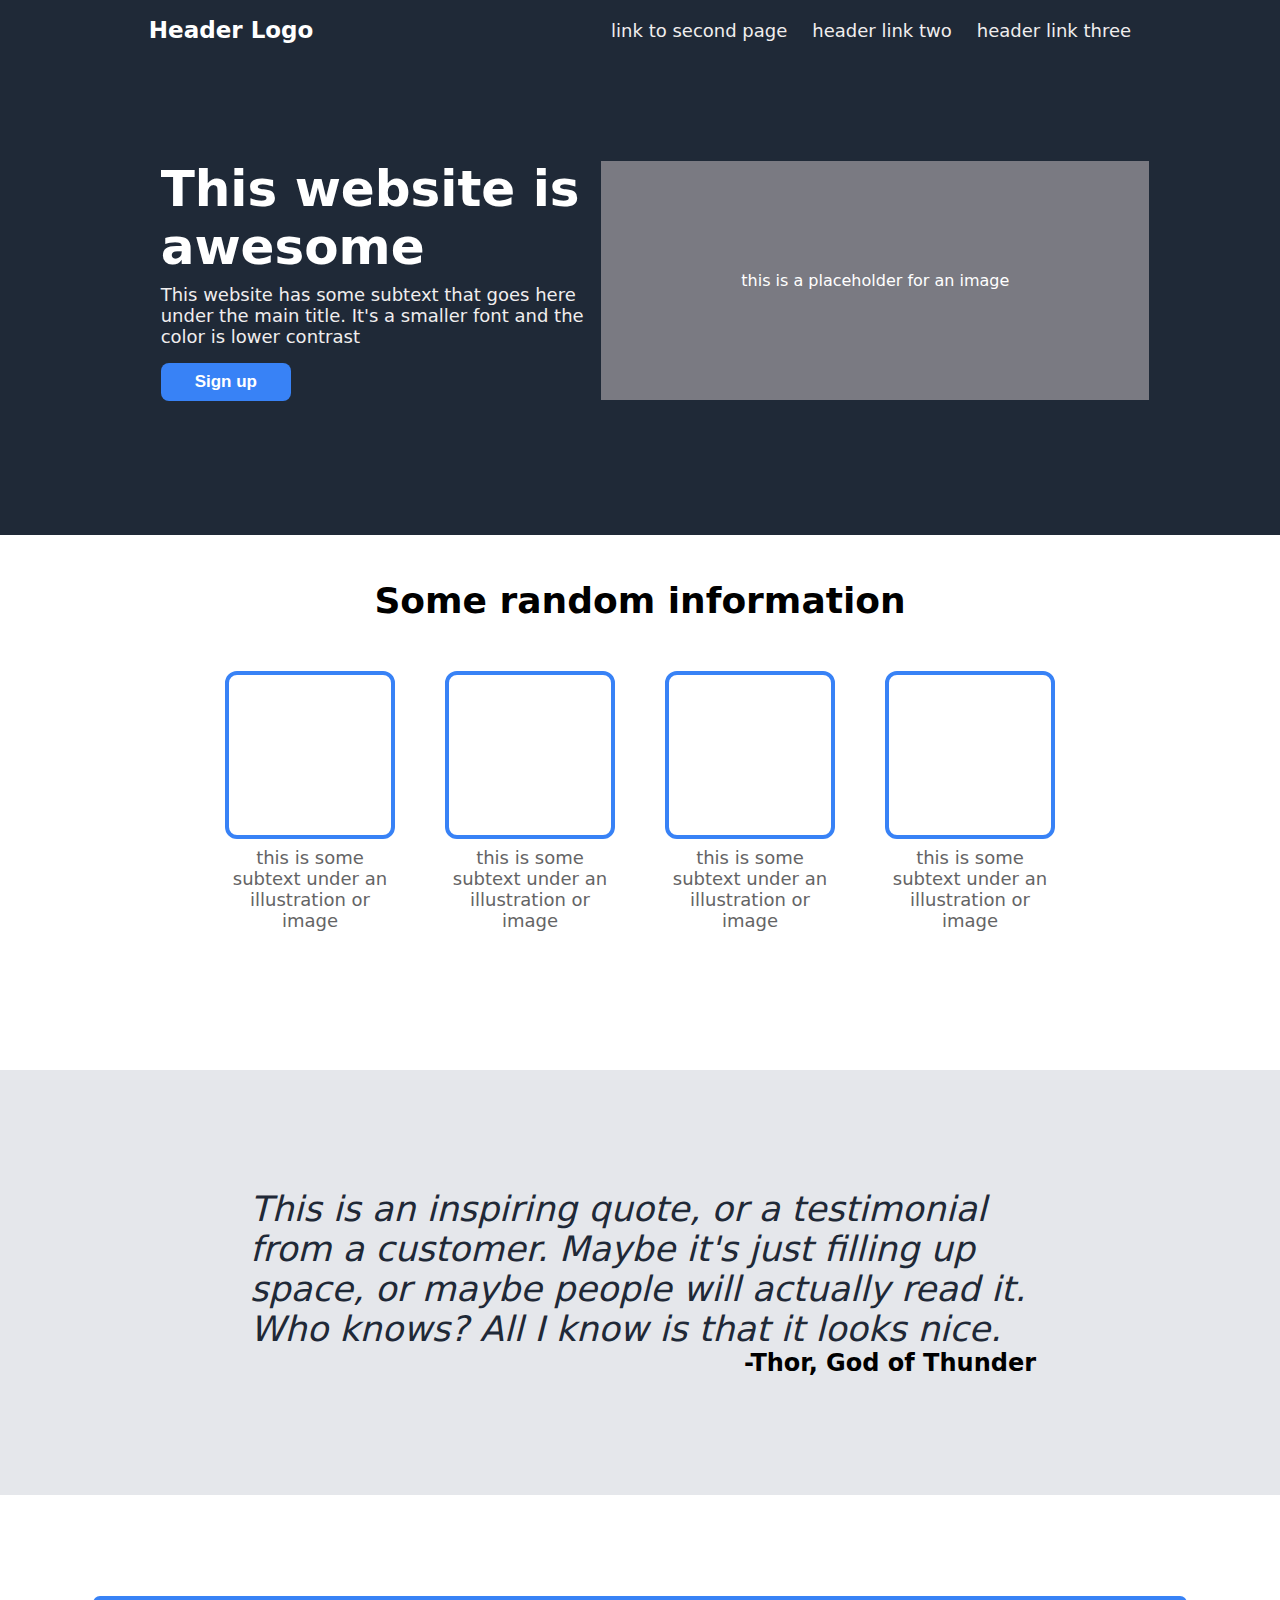
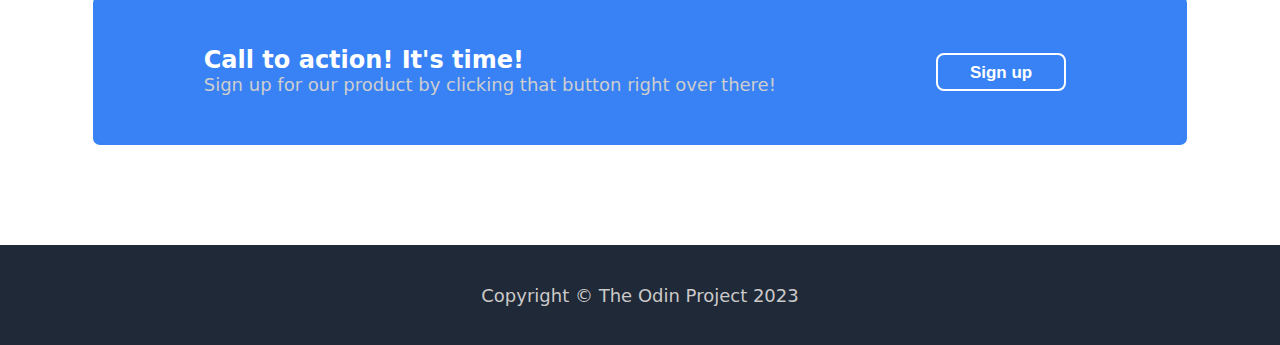
<file: index.html>
<!DOCTYPE html>
<html lang="en">
<head>
    <meta charset="UTF-8">
    <title> Landing Page</title>
    <link rel="stylesheet" href="style.css"/>
</head>



<body>

    <div class="top">
      
        <div class="top-header">
            <div class="top-logo">Header Logo</div>
            <div class="header-links">
                <ul>
                     <li><a href="pages/page.html">link to second page</a></li>
                    <li><a href="#">header link two</a></li>
                    <li><a href="#">header link three</a></li>
                </ul>
            </div>
        </div>
    
    <div class="top-content">
        <div class="t-left">
           <div class="top-head"> This website is awesome</div>
            <div class="top-info"> This website has some subtext that goes here under the main title. It's a smaller font and the color is lower contrast</div>
            <button class="button-top">Sign up</button>
         </div>
        
         <div class="t-right">
          <div class="top-place">
             <div class="top-img-holder">this is a placeholder for an image</div>
          </div>
        </div>
    </div>
</div>


<div class="random-info-section">
    <div class="random-header"> Some random information</div>
        <div class=" random-container">
            
            <div class="info">
               <div class="box"></div>
               <div class="text">this is some subtext under an illustration or image</div>
            </div>
            
            <div class="info">
                <div class="box"></div>
                <div class="text">this is some subtext under an illustration or image</div>
            </div>
            
            <div class="info">
                <div class="box"></div>
                <div class="text">this is some subtext under an illustration or image</div>
            </div>
            
            <div class="info">
                <div class="box"></div>
                <div class="text">this is some subtext under an illustration or image</div>
            </div>
        </div>

</div>

<div class="quote-section">
    <div class="quote">This is an inspiring quote, or a testimonial from a customer. Maybe it's just filling up space, or maybe people will actually read it. Who knows? All I know is that it looks nice.</div>
    <div class="quotee">-Thor, God of Thunder</div>
    
</div>



<div class="signup-section">
    <div class="blue-box">
        <div class="box-left">
            <div class="call-text">Call to action! It's time!</div>
            <div class="call-small">Sign up for our product by clicking that button right over there!</div>
        </div>
        
        <div class="box-right">
            <button class="sign-up-button">Sign up</button>
        </div>
    </div>

</div>


<div class="bottom-section">
    <div class="copyright">Copyright © The Odin Project 2023</div>
</div>









</body>

</html>
</file>
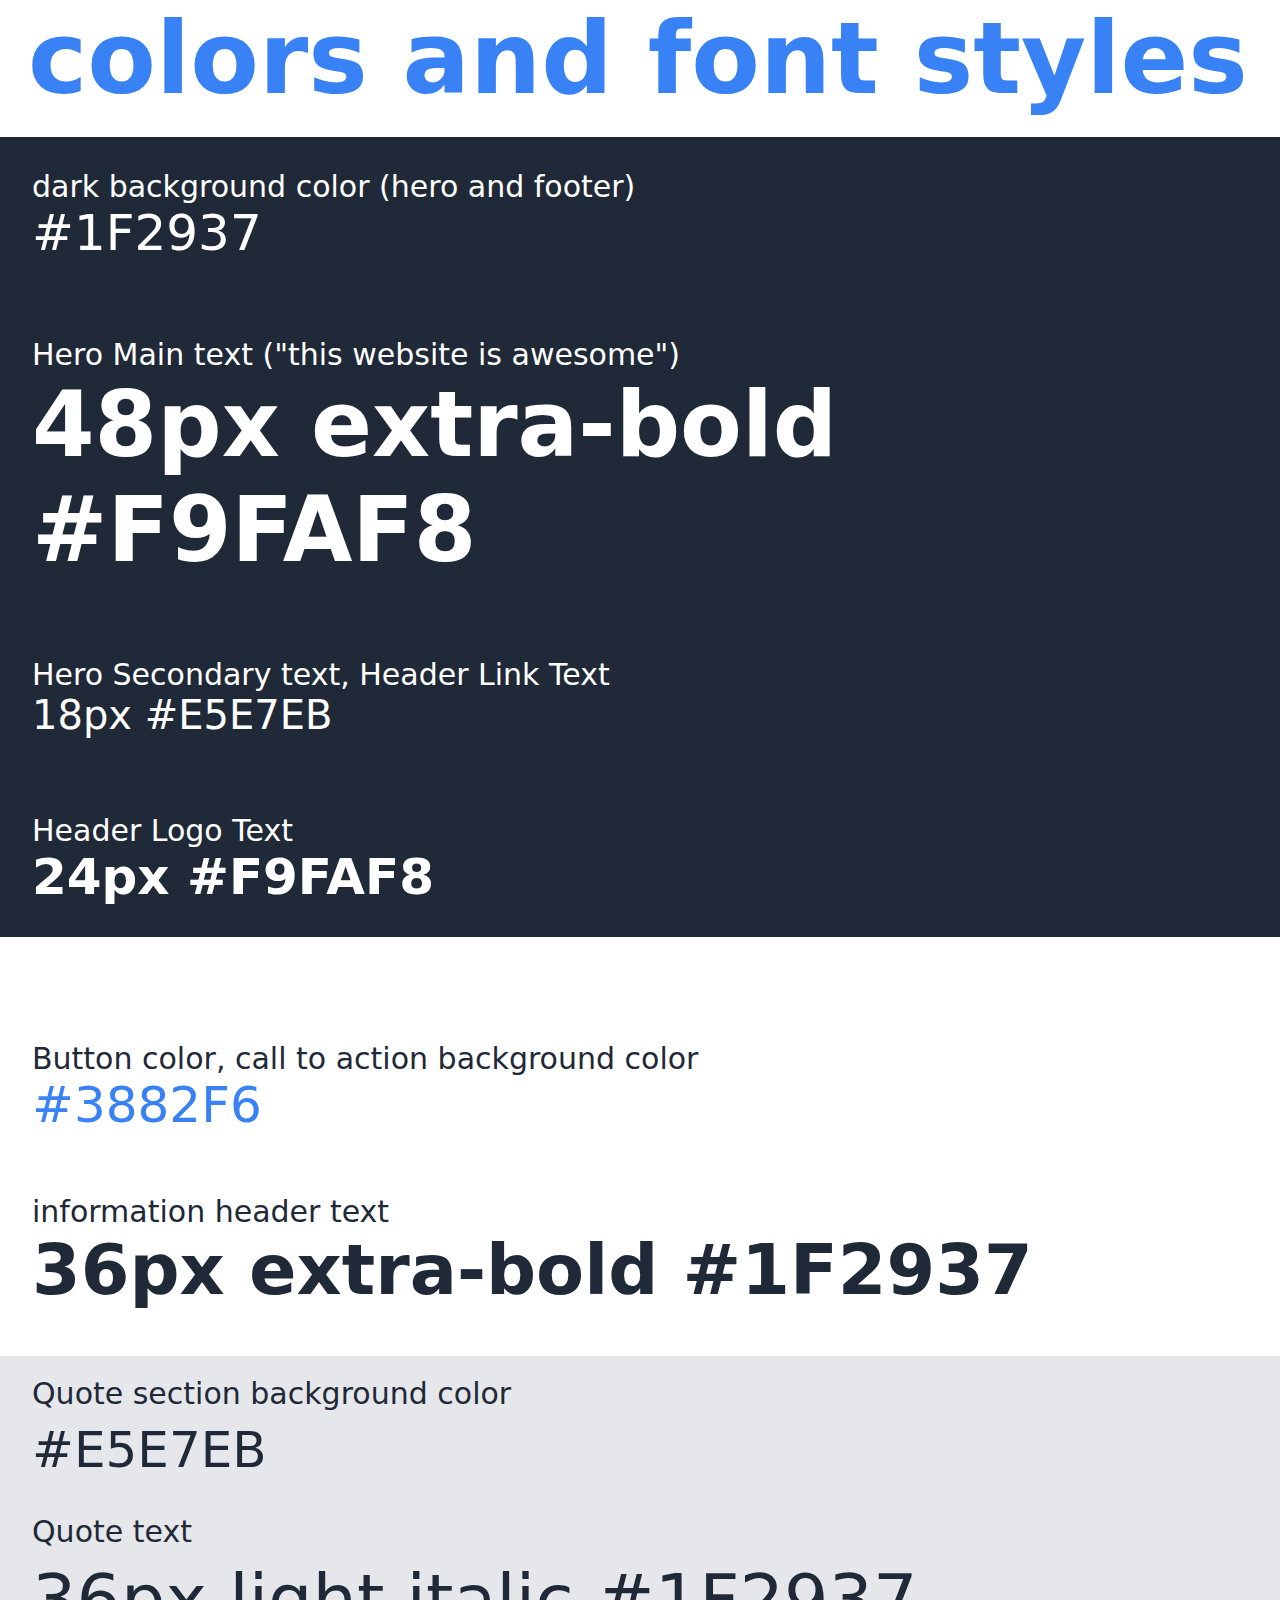
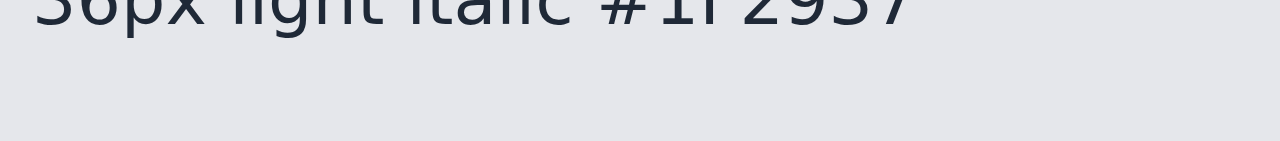
<file: pages/page.html>
<!DOCTYPE html>
<hmtl lang="en">
    <head>
        <meta charset="UTF-8">
        <title>Second Page</title>
        <link rel="stylesheet" href="../style.css">
    </head>
<body>
    <div class="start">
        <div class="start-title">colors and font styles</div>
    </div>

    <div class="second-cube">
           
        <div class="cube-1">
            <div class="A">dark background color (hero and footer)</div>
            <div class="B">#1F2937</div>
        </div>

        <div class="cube-2">
            <div class="C">Hero Main text ("this website is awesome")</div>
            <div class="D">48px extra-bold #F9FAF8</div>
        </div>

        <div class="cube-3">
            <div class="E">Hero Secondary text, Header Link Text</div>
            <div class="F">18px #E5E7EB</div>
        </div>

        <div class="cube-4">
            <div class="G">Header Logo Text</div>
            <div class="H">24px #F9FAF8</div>
        </div>
    

    
    
    
        <div class="third-cube">

          <div class="cube-5">
            <div class="I">Button color, call to action background color</div>
            <div class="J">#3882F6</div>
          </div>

          <div class="cube-6">
            <div class="K">information header text</div>
            <div class="L">36px extra-bold #1F2937</div>
          </div>
    </div>

    
    
    
    <div class="fourth-cube">

        <div class="cube-7">
            <div class="M">Quote section background color</div>
            <div class="N">#E5E7EB</div>
        </div>

        <div class="cube-8">
            <div class="O">Quote text</div>
            <div class="P">36px light italic #1F2937</div>
        </div>

</div>









</body>
</hmtl>
</file>
<file: style.css>
body {
    margin: 0;
}
.top {
    background-color: #1F2937;
    font-family: system-ui, -apple-system, BlinkMacSystemFont, Segoe UI, 'Roboto', Oxygen, Ubuntu, Cantarell, Open Sans, Helvetica Neue, sans-serif;
    height: 535px;
    
}

.top-logo, .top-head , .button-top, .top-img-holder {
    color: white;
}

.top-info {
    color: rgb(240, 238, 238);
}

.button-top {
    background-color:#3882F6;
    padding: 9px 34px;
    border-radius: 8px;
    font-weight:550;
    font-size: 17px;
    border: none;
    display: flex;
    flex-shrink: 0;
    max-width: fit-content;
}
a {
    text-decoration: none;
    color: rgb(240, 238, 238);
}


ul {
    list-style-type: none;
    display: flex;
    gap: 25px;
    margin: 0;
    padding: 0;
    font-size: large;
}


.top-header {
    display: flex;
    justify-content: space-around;
    margin-bottom: 60px;
    align-items: center;
    height: 60px;
}
.top-logo {
    font-size:23px;
    font-weight: bold;
}
/* next section */


.top-content {
    display: flex;
    
    height:320px;
    justify-content:space-evenly;
    align-items: center;
    
    }
   
    .t-left {
        max-width: 460px;
        margin-left: 30px;
        margin-right: -150px;
    }

.top-place {
    background-color:#7a7a82;
    padding: 110px 140px;
    max-width: fit-content;
}
.top-head {
    font-weight: bold;
    font-size:50px;
    margin-bottom: 8px ;
}
.top-info {
    margin-bottom: 16px;
    font-size: large;
}

/* next section*/

.random-info-section {
    font-family: system-ui, -apple-system, BlinkMacSystemFont, Segoe UI, 'Roboto', Oxygen, Ubuntu, Cantarell, Open Sans, Helvetica Neue, sans-serif;
    height: 490px;
    text-align: center;
}
.random-header {
    font-size:36px;
    font-weight: 750;
    margin-top: 45px;
    margin-bottom: 50px;
}

.box {
    border: solid #3882F6 4px;
    padding: 80px 80px;
    max-width: 80px;
    border-radius: 12px;
    margin-bottom: 8px;
}

.text {
    font-size: 18px;
    color: #646465;
    max-width: 170px;
}

.random-container {
    display: flex;
    justify-content: center;
    
    gap: 50px;
}

/* next section */

.quote-section {
    font-family: system-ui, -apple-system, BlinkMacSystemFont, Segoe UI, 'Roboto', Oxygen, Ubuntu, Cantarell, Open Sans, Helvetica Neue, sans-serif;
    height: 425px;
    background-color: #E5E7EB;
    display: flex;
    flex-direction: column;
    align-items: center;
    justify-content: center;
}

.quote {
    font-size: 35px;
    font-style: italic;
    font-weight: 300;
    color: #1F2937;
    max-width: 780px;
}

.quotee {
    font-size:x-large;
    font-weight: bold;
    margin-left: 500px;
}




/* next section */

.signup-section {
    font-family: system-ui, -apple-system, BlinkMacSystemFont, Segoe UI, 'Roboto', Oxygen, Ubuntu, Cantarell, Open Sans, Helvetica Neue, sans-serif;
    height: 350px;
    display: flex;
    justify-content: center;
    align-items: center;
}

.blue-box {
    background-color:#3882F6 ;
    border-radius: 7px;
    padding: 50px 161px ;
    max-width: fit-content;
    display: flex;
    justify-content: space-around;
    align-items: flex-end;
}
.call-text {
    font-size:x-large;
    color: white;
    font-weight: 600;
}
.call-small {
    color: rgb(206, 206, 206);
    font-size: large;
}
.sign-up-button {
    background-color:#3882F6;
    color: white;
    padding: 8px 32px;
    font-size: 17px;
    font-weight: 550;
    border-radius: 8px;
    border: solid 2px white;
    padding-bottom: 6px;
    margin-bottom: 4px;
    
}
.box-left {
    margin-left: -50px;
    margin-right: 160px;
}
.box-right {
    margin-right: -40px;
}

/* next section */

.bottom-section {
    font-family: system-ui, -apple-system, BlinkMacSystemFont, Segoe UI, 'Roboto', Oxygen, Ubuntu, Cantarell, Open Sans, Helvetica Neue, sans-serif;
    height: 100px;
    background-color: #1F2937;
    display: flex;
    justify-content: center;
    align-items: center;
    
}
    .copyright {
    color: rgb(204, 201, 201);
    font-size: large;
    
}


/* new html page */



.start {
    background-color: white;
    display: flex;
    justify-content:flex-start;
    align-items: center;
    font-family: system-ui, -apple-system, BlinkMacSystemFont, Segoe UI, 'Roboto', Oxygen, Ubuntu, Cantarell, Open Sans, Helvetica Neue, sans-serif;
}

.start-title {
   color: #3882F6 ; 
   font-weight:bolder;
   font-size: 100px;
   margin-left: 28px;
   margin-bottom: 20px;
}

/* next part */

.second-cube {
    background-color: #1F2937;
    font-family: system-ui, -apple-system, BlinkMacSystemFont, Segoe UI, 'Roboto', Oxygen, Ubuntu, Cantarell, Open Sans, Helvetica Neue, sans-serif;
   height: 800px; 
}
.cube-1 , .cube-2 , .cube-3 , .cube-4 {
    color: white;
    margin-bottom: 75px;
    margin-left: 32px;
}
.cube-1 {
    padding-top: 32px;
}

.A , .C , .E , .G{
    font-size: 30px;
}
.B {
    font-size: 50px;
}
.D {
    font-size: 90px ;
    font-weight: bolder;
}

.F {
    font-size: 40px;
    font-weight: 300;
}

.H {
    font-size: 50px;
    font-weight: bold;
}
  

/* next part */

.third-cube {
    background-color: white;
    font-family: system-ui, -apple-system, BlinkMacSystemFont, Segoe UI, 'Roboto', Oxygen, Ubuntu, Cantarell, Open Sans, Helvetica Neue, sans-serif;
    height: 375px;
}
.cube-5 {
    padding-top: 60px;
}
.cube-5 , .cube-6 {
    margin-bottom: 60px;
    margin-left: 32px;
}

.I , .K , .L {
    color: #1F2937 ;
}

.I , .K {
    font-size: 30px;
    font-weight: 500;
}
 .J {
    color: #3882F6;
    font-size: 50px ;
 }
 .L {
    font-size: 70px;
    font-weight: 700;
 }



 /* next part */

.fourth-cube {
    background-color: #E5E7EB;
    font-family: system-ui, -apple-system, BlinkMacSystemFont, Segoe UI, 'Roboto', Oxygen, Ubuntu, Cantarell, Open Sans, Helvetica Neue, sans-serif;
    height: 385px;
    color:  #1F2937;
}

.cube-7 {
    padding-top: 20px;
}
.cube-7 , .cube-8 {
    margin-bottom: 35px;
    margin-left: 32px
}
.M , .O {
    font-size: 30px;
    font-weight: 500;
    margin-bottom: 10px;
}

.N {
    font-size: 50px;
    font-weight: 500;
}

.P {
    font-size: 70px;
    font-weight: 220;
}
</file>
